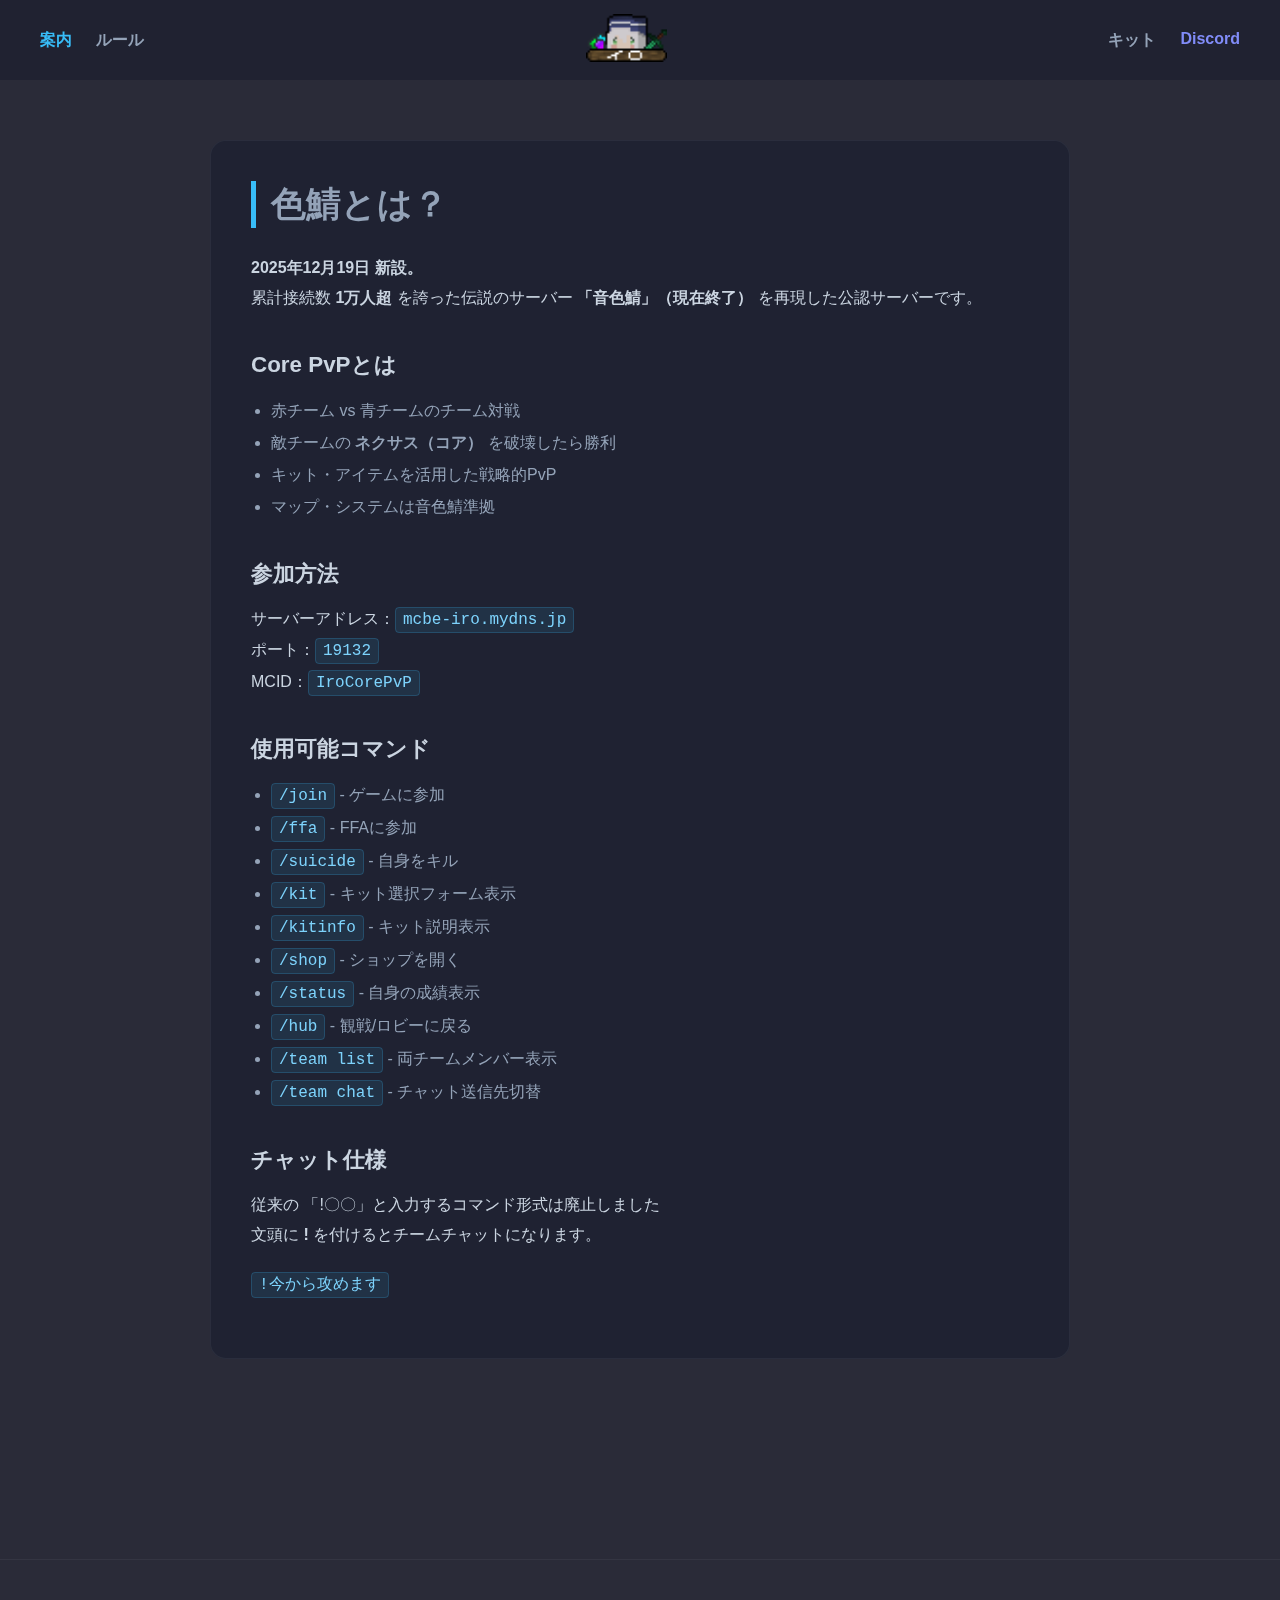
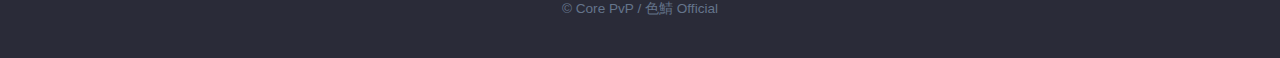
<file: guide.html>
<!DOCTYPE html>
<html lang="ja">

<head>
    <meta charset="UTF-8">
    <title>案内｜Core PvP</title>
    <meta name="viewport" content="width=device-width, initial-scale=1.0">
    <link rel="stylesheet" href="assets/css/style.css">
</head>

<body>
    <header class="header">
        <nav class="nav">
            <div class="nav-left">
                <a href="guide.html" class="tab active">案内</a>
                <a href="rules.html" class="tab">ルール</a>
            </div>
            <a href="index.html">
                <img src="assets/icon.png" class="logo" alt="Logo">
            </a>
            <div class="nav-right">
                <a href="kits.html" class="tab">キット</a>
                <a href="https://discord.gg/XbbuwDZJmt" class="tab discord" target="_blank">Discord</a>
            </div>
        </nav>
    </header>

    <main class="content fade">
        <section class="page">
            <h2>色鯖とは？</h2>
            <p>
                <strong>2025年12月19日 新設。</strong><br>
                累計接続数 <strong>1万人超</strong> を誇った伝説のサーバー
                <strong>「音色鯖」（現在終了）</strong> を再現した公認サーバーです。
            </p>

            <h3> Core PvPとは</h3>
            <ul>
                <li>赤チーム vs 青チームのチーム対戦</li>
                <li>敵チームの <strong>ネクサス（コア）</strong> を破壊したら勝利</li>
                <li>キット・アイテムを活用した戦略的PvP</li>
                <li>マップ・システムは音色鯖準拠</li>
            </ul>

            <h3>参加方法</h3>
            <p>
                サーバーアドレス：<code>mcbe-iro.mydns.jp</code><br>
                ポート：<code>19132</code><br>
                MCID：<code>IroCorePvP</code>
            </p>

            <h3>使用可能コマンド</h3>
            <ul>
                <li><code>/join</code> - ゲームに参加</li>
                <li><code>/ffa</code> - FFAに参加</li>
                <li><code>/suicide</code> - 自身をキル</li>
                <li><code>/kit</code> - キット選択フォーム表示</li>
                <li><code>/kitinfo</code> - キット説明表示</li>
                <li><code>/shop</code> - ショップを開く</li>
                <li><code>/status</code> - 自身の成績表示</li>
                <li><code>/hub</code> - 観戦/ロビーに戻る</li>
                <li><code>/team list</code> - 両チームメンバー表示</li>
                <li><code>/team chat</code> - チャット送信先切替</li>
            </ul>

            <h3>チャット仕様</h3>
            <p>
                従来の 「!〇〇」と入力するコマンド形式は廃止しました<br>
                文頭に <strong>!</strong> を付けるとチームチャットになります。
            </p>
            <p><code>!今から攻めます</code></p>
        </section>
    </main>

    <footer class="footer">© Core PvP / 色鯖 Official</footer>
</body>


</html>
</file>
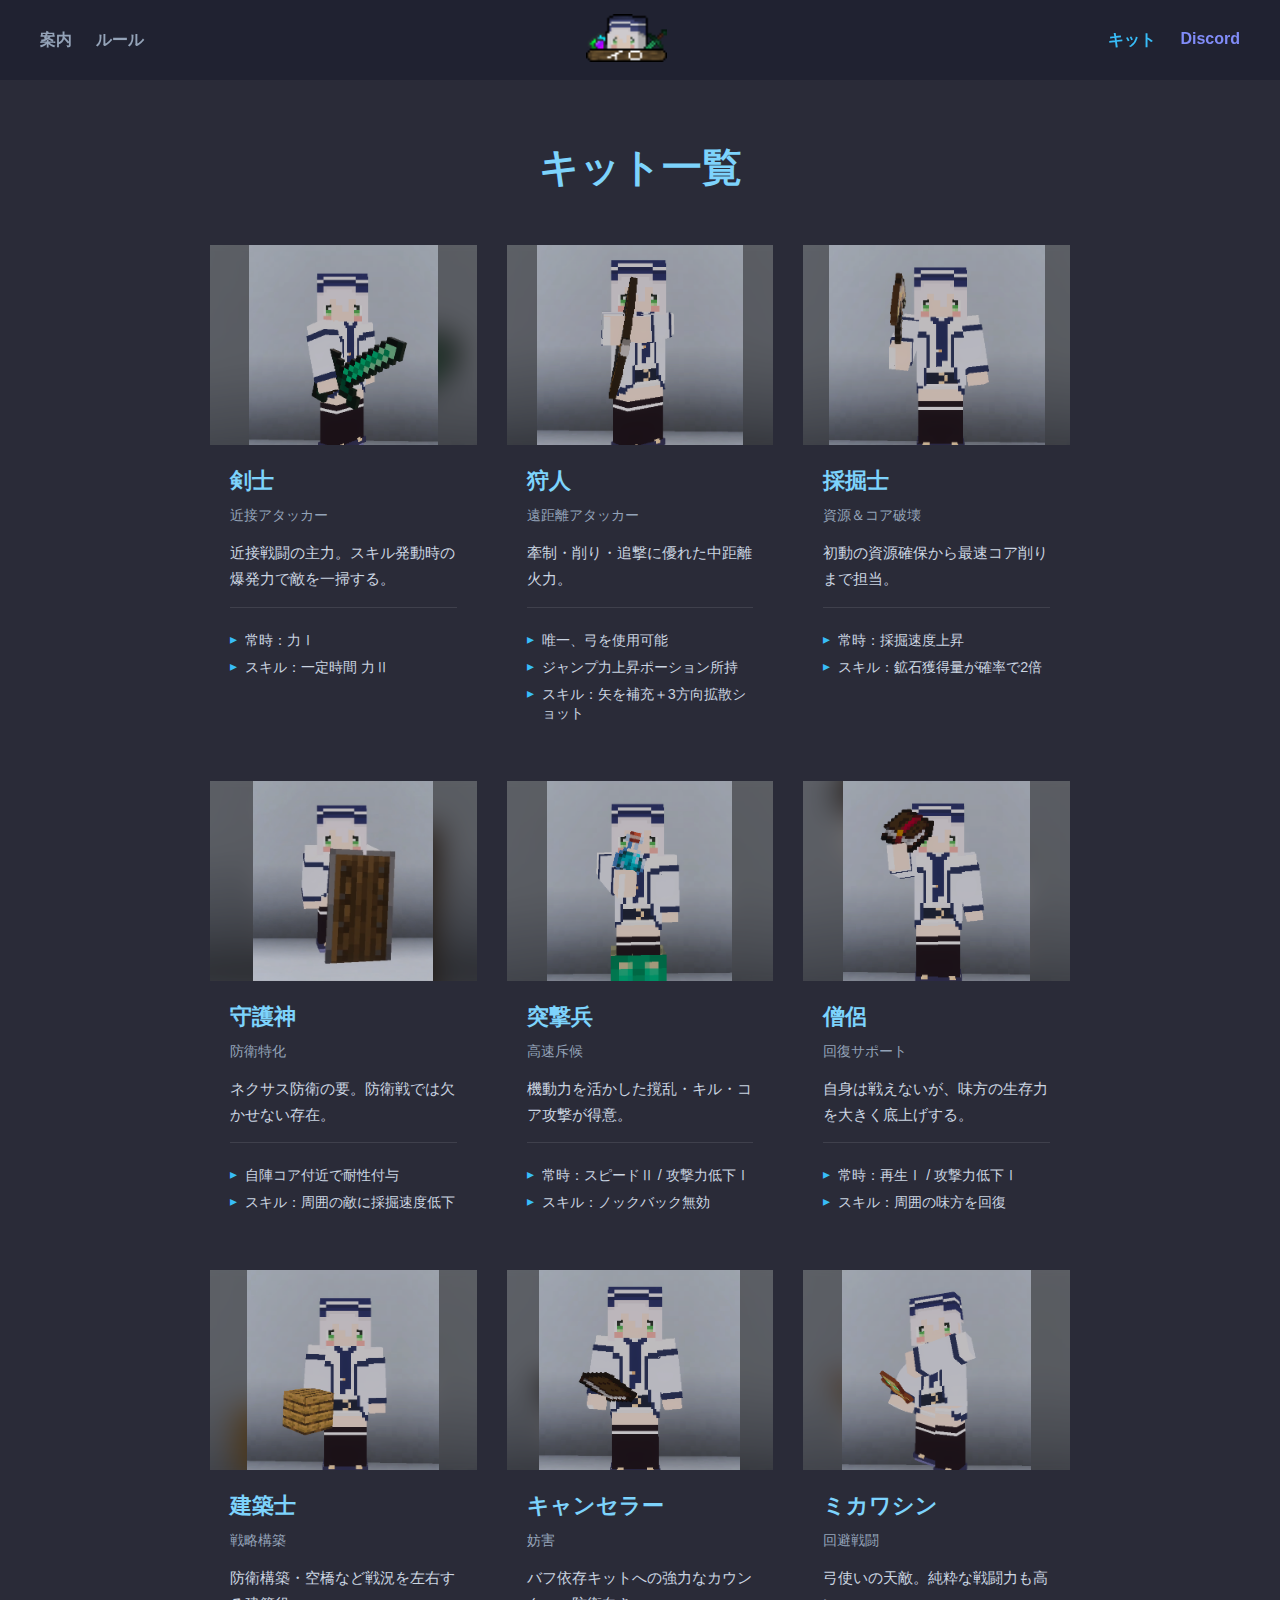
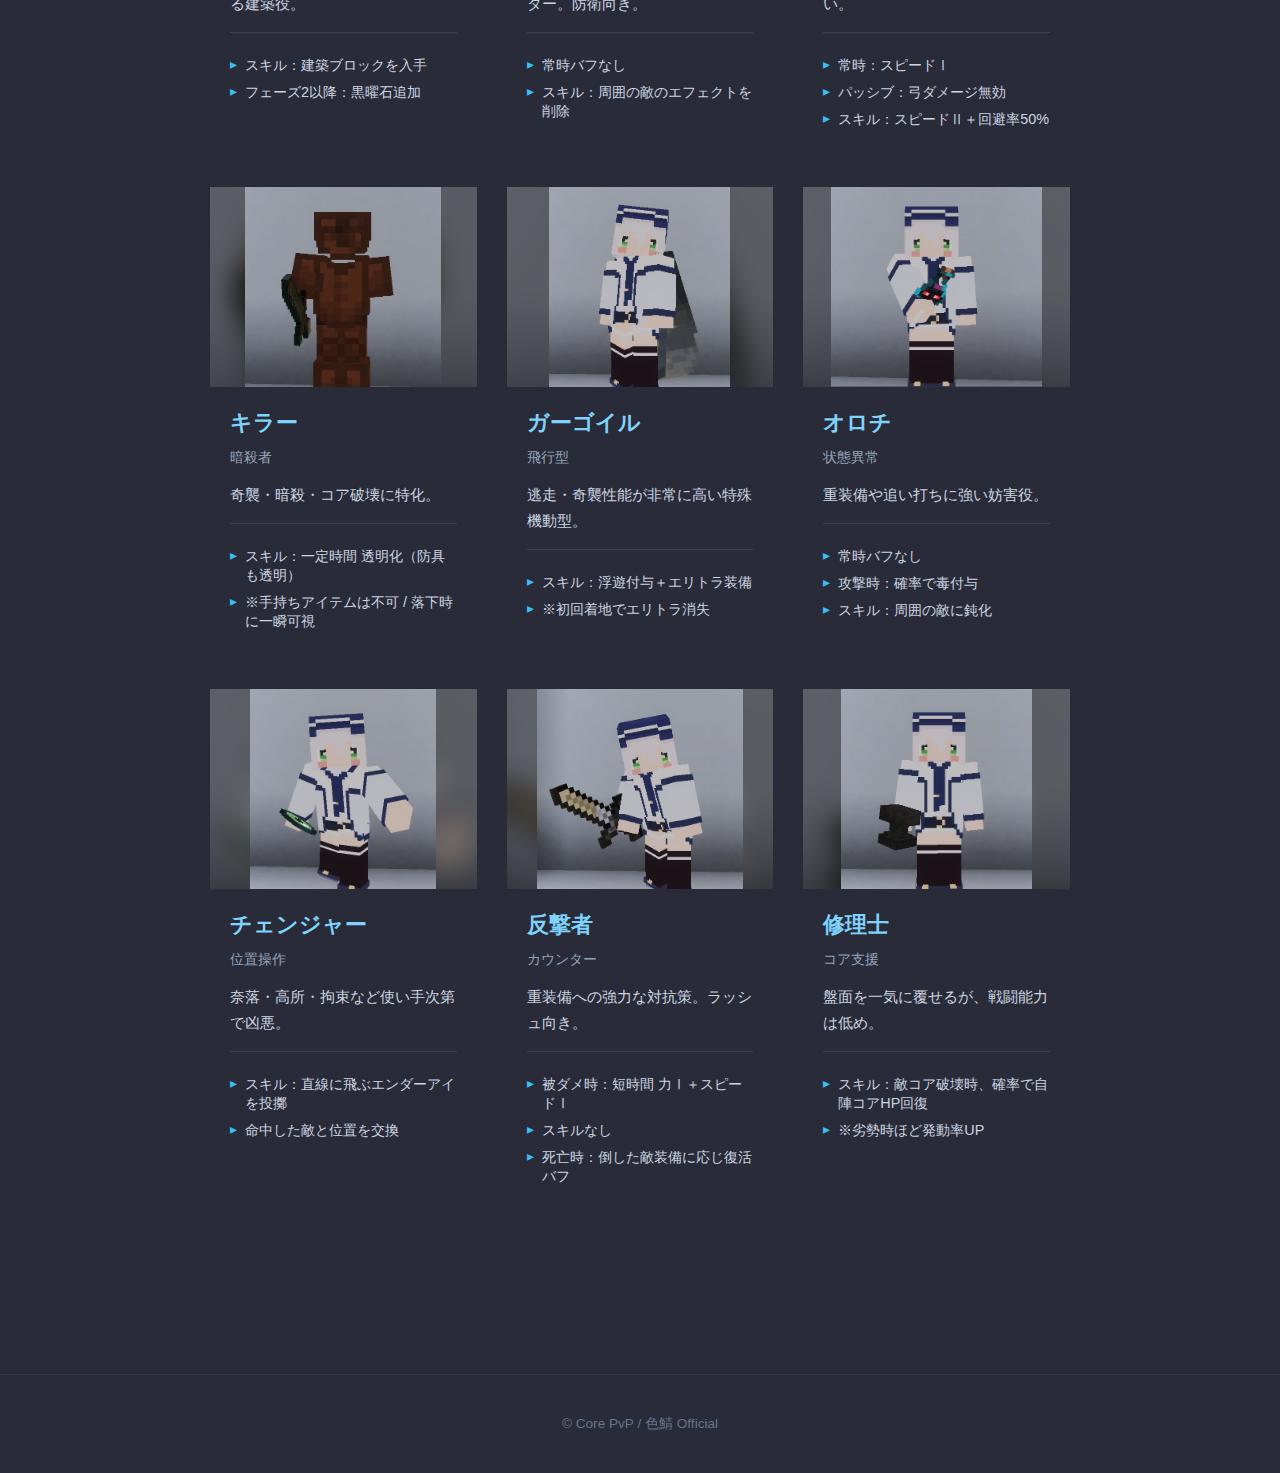
<file: kits.html>
<!DOCTYPE html>
<html lang="ja">

<head>
    <meta charset="UTF-8">
    <title>キット｜Core PvP</title>
    <meta name="viewport" content="width=device-width, initial-scale=1.0">
    <link rel="stylesheet" href="assets/css/style.css">
</head>

<body>
    <header class="header">
        <nav class="nav">
            <div class="nav-left">
                <a href="guide.html" class="tab">案内</a>
                <a href="rules.html" class="tab">ルール</a>
            </div>
            <a href="index.html">
                <img src="assets/icon.png" class="logo" alt="Logo">
            </a>
            <div class="nav-right">
                <a href="kits.html" class="tab active">キット</a>
                <a href="https://discord.gg/XbbuwDZJmt" class="tab discord" target="_blank">Discord</a>
            </div>
        </nav>
    </header>

    <main class="content fade">
        <h2 class="section-title">キット一覧</h2>
        <div class="kit-grid" id="kit-grid"></div>
    </main>

    <footer class="footer">© Core PvP / 色鯖 Official</footer>

    <script src="js/kits.js"></script>
</body>

</html>
</file>
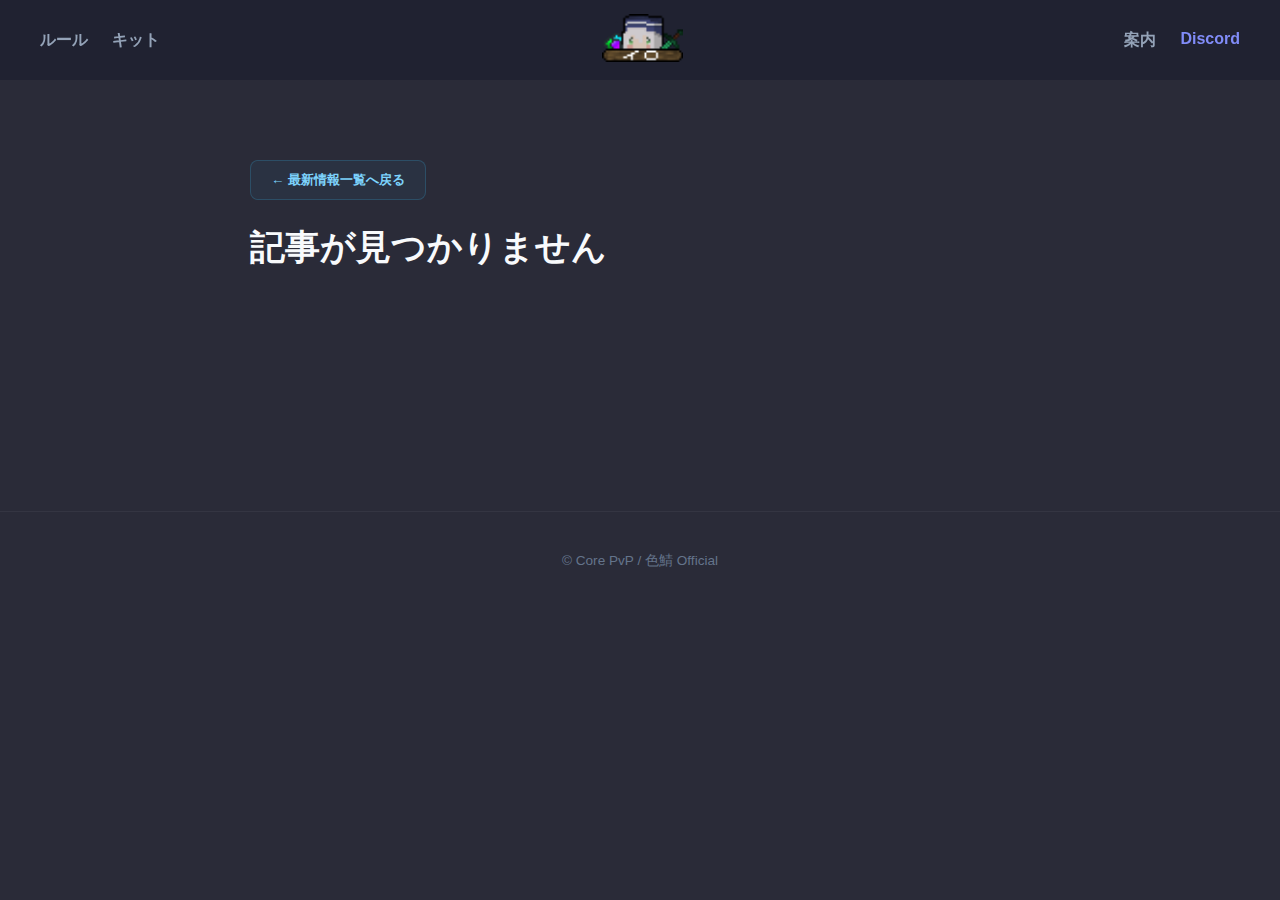
<file: news.html>
<!DOCTYPE html>
<html lang="ja">

<head>
    <meta charset="UTF-8">
    <title>最新情報 | 色鯖</title>
    <meta name="viewport" content="width=device-width, initial-scale=1.0">
    <link rel="stylesheet" href="assets/css/style.css">
</head>

<body class="detail-body">

    <!-- ===== HEADER（他ページと統一） ===== -->
    <header class="header">
        <nav class="nav">
            <div class="nav-left">
                <a href="rules.html" class="tab">ルール</a>
                <a href="kits.html" class="tab">キット</a>
            </div>

            <a href="index.html">
                <img src="assets/icon.png" class="logo" alt="IROS">
            </a>

            <div class="nav-right">
                <a href="guide.html" class="tab">案内</a>
                <a href="https://discord.gg/XbbuwDZJmt" class="tab discord" target="_blank">Discord</a>
            </div>
        </nav>
    </header>

    <!-- ===== CONTENT ===== -->
    <main class="content fade">
        <article class="news-detail">

            <button class="back-btn" onclick="history.back()">← 最新情報一覧へ戻る</button>

            <h1 id="title"></h1>
            <span id="date"></span>

            <div class="news-image-wrap">
                <img id="image" alt="">
            </div>

            <div id="content" class="news-content"></div>

        </article>
    </main>

    <!-- ===== FOOTER ===== -->
    <footer class="footer">
        © Core PvP / 色鯖 Official
    </footer>

    <!-- ===== SCRIPT ===== -->
    <script>
        const id = new URLSearchParams(location.search).get("id");

        fetch("news.json")
            .then(res => res.json())
            .then(news => {
                const item = news.find(n => n.id === id);
                if (!item) {
                    document.getElementById("title").textContent = "記事が見つかりません";
                    return;
                }

                document.getElementById("title").textContent = item.title;
                document.getElementById("date").textContent = item.date;
                document.getElementById("image").src = item.image;
                document.getElementById("image").alt = item.title;
                document.getElementById("content").textContent = item.content;

            });
    </script>

</body>

</html>
</file>
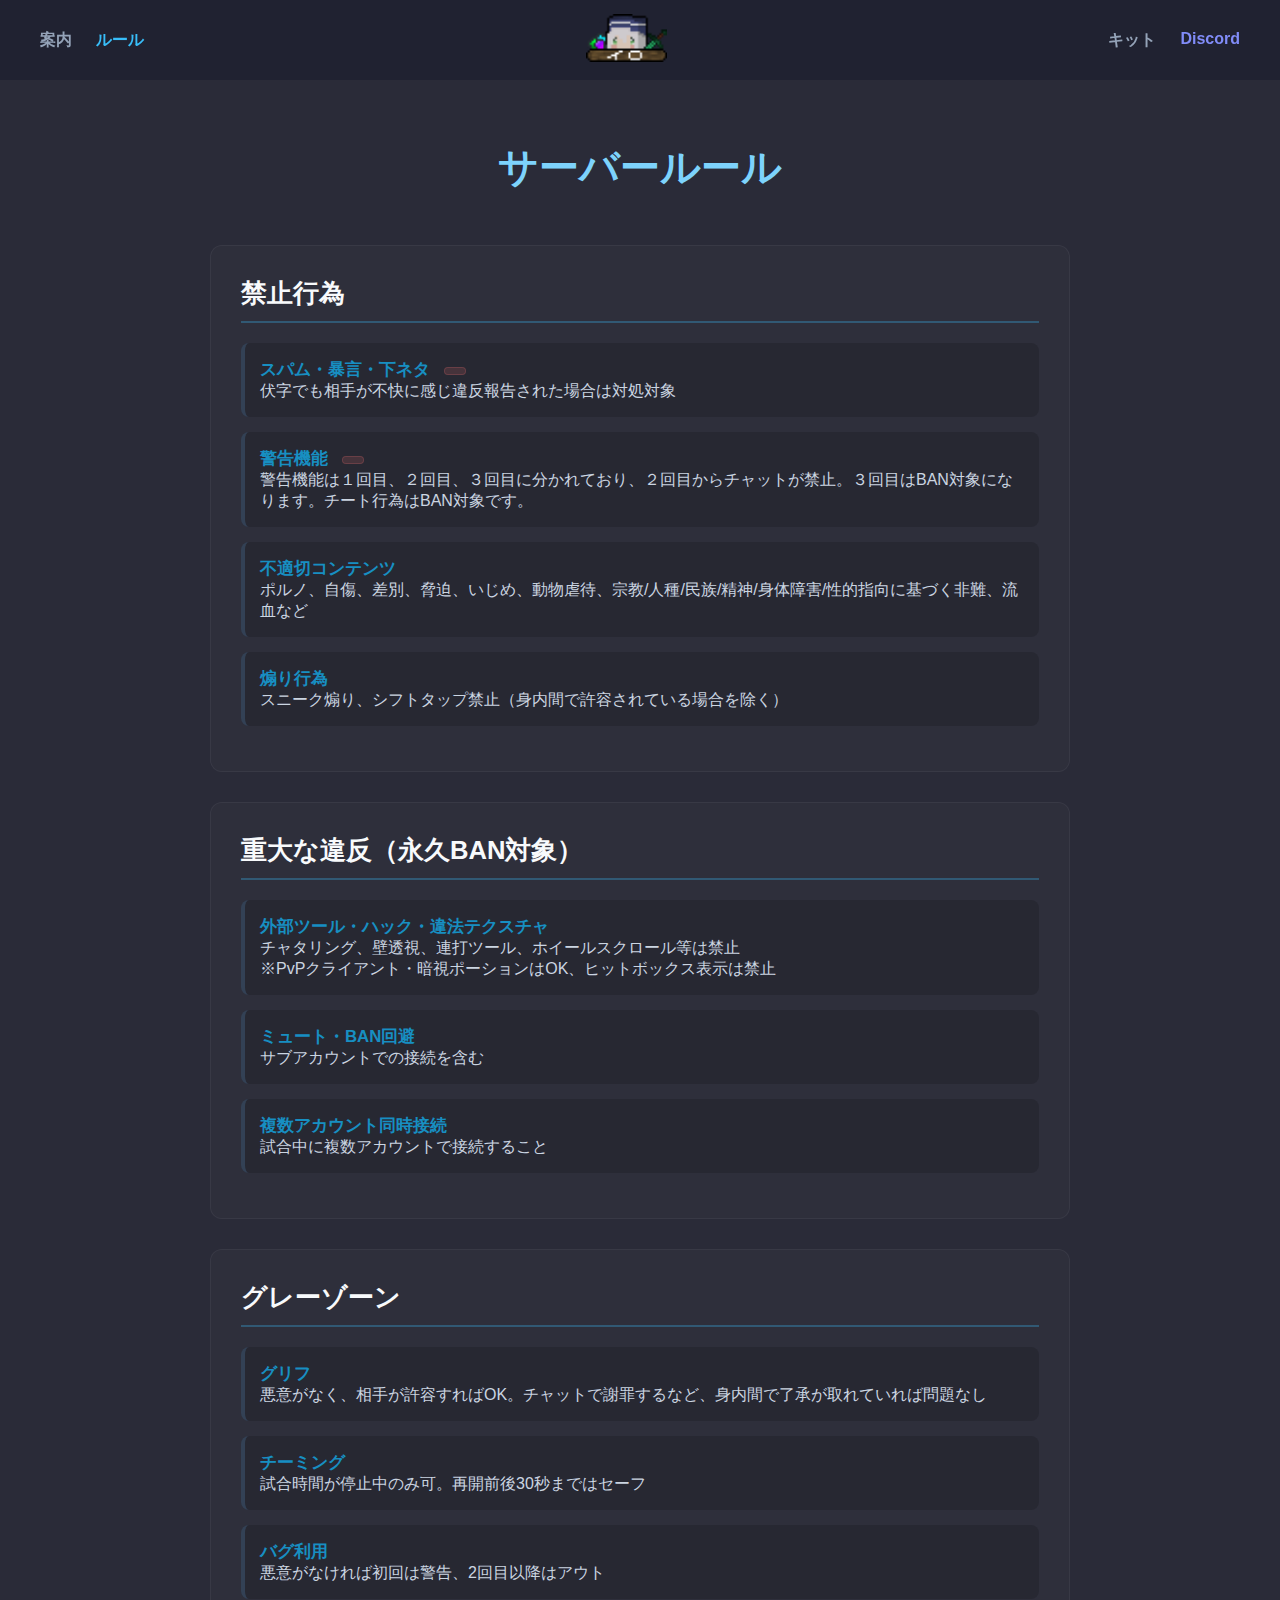
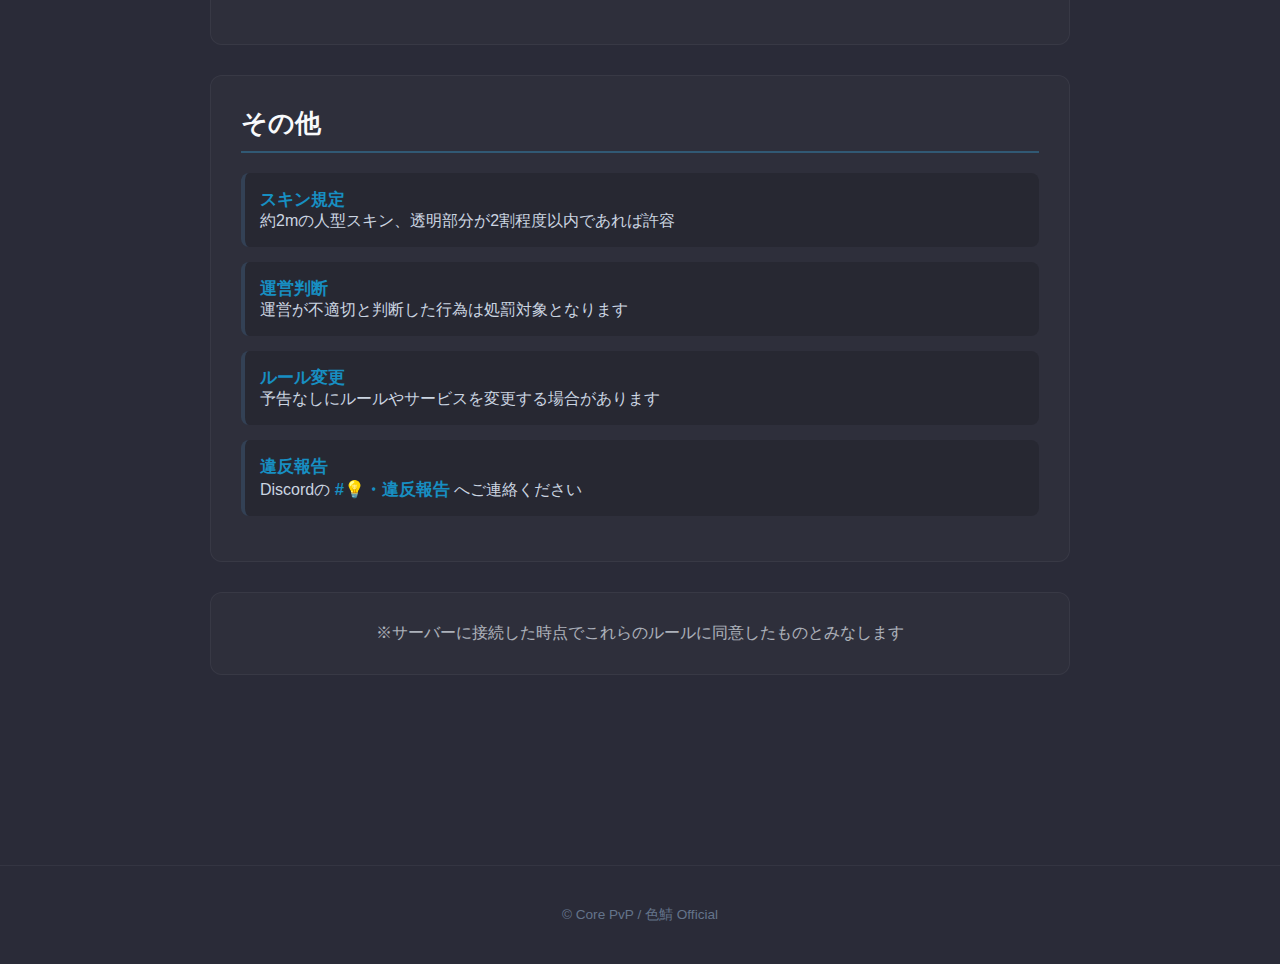
<file: rules.html>
<!DOCTYPE html>
<html lang="ja">

<head>
    <meta charset="UTF-8">
    <title>ルール｜Core PvP</title>
    <meta name="viewport" content="width=device-width, initial-scale=1.0">
    <link rel="stylesheet" href="assets/css/style.css">
</head>

<body>
    <header class="header">
        <nav class="nav">
            <div class="nav-left">
                <a href="guide.html" class="tab">案内</a>
                <a href="rules.html" class="tab active">ルール</a>
            </div>
            <a href="index.html">
                <img src="assets/icon.png" class="logo" alt="Logo">
            </a>
            <div class="nav-right">
                <a href="kits.html" class="tab">キット</a>
                <a href="https://discord.gg/XbbuwDZJmt" class="tab discord" target="_blank">Discord</a>
            </div>
        </nav>
    </header>

    <main class="content fade">
        <div class="rules-section">
            <h2 class="section-title">サーバールール</h2>

            <div class="rule-category">
                <h3> 禁止行為</h3>
                <div class="rule-item">
                    <strong>スパム・暴言・下ネタ</strong>
                    <span class="penalty"></span>
                    <p>伏字でも相手が不快に感じ違反報告された場合は対処対象</p>
                </div>
                <div class="rule-item">
                    <strong>警告機能</strong>
                    <span class="penalty"></span>
                    <p>警告機能は１回目、２回目、３回目に分かれており、２回目からチャットが禁止。３回目はBAN対象になります。チート行為はBAN対象です。</p>
                </div>
                <div class="rule-item">
                    <strong>不適切コンテンツ</strong>
                    <p>ポルノ、自傷、差別、脅迫、いじめ、動物虐待、宗教/人種/民族/精神/身体障害/性的指向に基づく非難、流血など</p>
                </div>
                <div class="rule-item">
                    <strong>煽り行為</strong>
                    <p>スニーク煽り、シフトタップ禁止（身内間で許容されている場合を除く）</p>
                </div>
            </div>

            <div class="rule-category">
                <h3>重大な違反（永久BAN対象）</h3>
                <div class="rule-item">
                    <strong>外部ツール・ハック・違法テクスチャ</strong>
                    <p>チャタリング、壁透視、連打ツール、ホイールスクロール等は禁止<br>
                        ※PvPクライアント・暗視ポーションはOK、ヒットボックス表示は禁止</p>
                </div>
                <div class="rule-item">
                    <strong>ミュート・BAN回避</strong>
                    <p>サブアカウントでの接続を含む</p>
                </div>
                <div class="rule-item">
                    <strong>複数アカウント同時接続</strong>
                    <p>試合中に複数アカウントで接続すること</p>
                </div>
            </div>

            <div class="rule-category">
                <h3>グレーゾーン</h3>
                <div class="rule-item">
                    <strong>グリフ</strong>
                    <p>悪意がなく、相手が許容すればOK。チャットで謝罪するなど、身内間で了承が取れていれば問題なし</p>
                </div>
                <div class="rule-item">
                    <strong>チーミング</strong>
                    <p>試合時間が停止中のみ可。再開前後30秒まではセーフ</p>
                </div>
                <div class="rule-item">
                    <strong>バグ利用</strong>
                    <p>悪意がなければ初回は警告、2回目以降はアウト</p>
                </div>
            </div>

            <div class="rule-category">
                <h3>その他</h3>
                <div class="rule-item">
                    <strong>スキン規定</strong>
                    <p>約2mの人型スキン、透明部分が2割程度以内であれば許容</p>
                </div>
                <div class="rule-item">
                    <strong>運営判断</strong>
                    <p>運営が不適切と判断した行為は処罰対象となります</p>
                </div>
                <div class="rule-item">
                    <strong>ルール変更</strong>
                    <p>予告なしにルールやサービスを変更する場合があります</p>
                </div>
                <div class="rule-item">
                    <strong>違反報告</strong>
                    <p>Discordの <strong>#💡・違反報告</strong> へご連絡ください</p>
                </div>
            </div>

            <div class="rule-category">
                <p style="text-align: center; opacity: 0.7;">
                    ※サーバーに接続した時点でこれらのルールに同意したものとみなします
                </p>
            </div>
        </div>
    </main>

    <footer class="footer">© Core PvP / 色鯖 Official</footer>
</body>


</html>
</file>
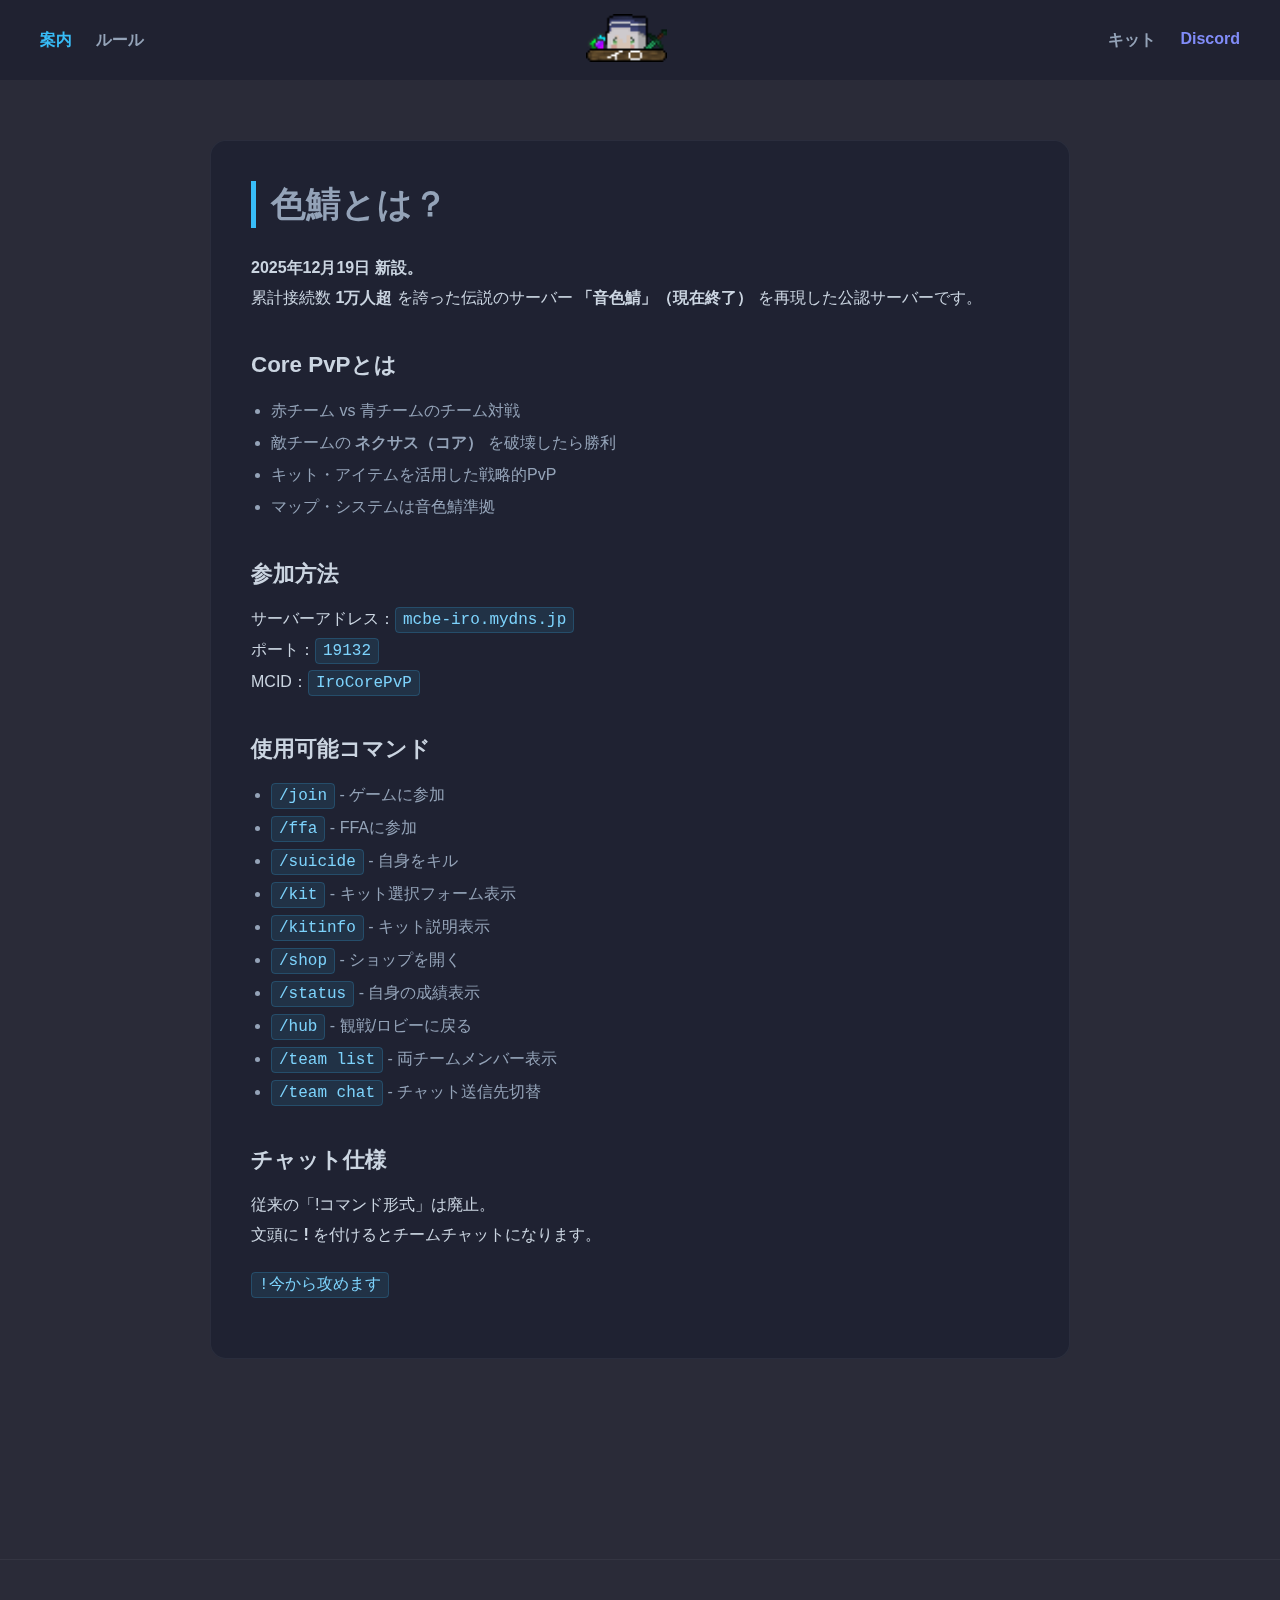
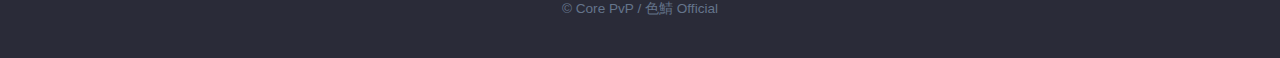
<file: iros/guide.html>
<!DOCTYPE html>
<html lang="ja">

<head>
    <meta charset="UTF-8">
    <title>案内｜Core PvP</title>
    <meta name="viewport" content="width=device-width, initial-scale=1.0">
    <link rel="stylesheet" href="assets/css/style.css">
</head>

<body>
    <header class="header">
        <nav class="nav">
            <div class="nav-left">
                <a href="guide.html" class="tab active">案内</a>
                <a href="rules.html" class="tab">ルール</a>
            </div>
            <a href="index.html">
                <img src="assets/icon.png" class="logo" alt="Logo">
            </a>
            <div class="nav-right">
                <a href="kits.html" class="tab">キット</a>
                <a href="https://discord.gg/XbbuwDZJmt" class="tab discord" target="_blank">Discord</a>
            </div>
        </nav>
    </header>

    <main class="content fade">
        <section class="page">
            <h2>色鯖とは？</h2>
            <p>
                <strong>2025年12月19日 新設。</strong><br>
                累計接続数 <strong>1万人超</strong> を誇った伝説のサーバー
                <strong>「音色鯖」（現在終了）</strong> を再現した公認サーバーです。
            </p>

            <h3> Core PvPとは</h3>
            <ul>
                <li>赤チーム vs 青チームのチーム対戦</li>
                <li>敵チームの <strong>ネクサス（コア）</strong> を破壊したら勝利</li>
                <li>キット・アイテムを活用した戦略的PvP</li>
                <li>マップ・システムは音色鯖準拠</li>
            </ul>

            <h3>参加方法</h3>
            <p>
                サーバーアドレス：<code>mcbe-iro.mydns.jp</code><br>
                ポート：<code>19132</code><br>
                MCID：<code>IroCorePvP</code>
            </p>

            <h3>使用可能コマンド</h3>
            <ul>
                <li><code>/join</code> - ゲームに参加</li>
                <li><code>/ffa</code> - FFAに参加</li>
                <li><code>/suicide</code> - 自身をキル</li>
                <li><code>/kit</code> - キット選択フォーム表示</li>
                <li><code>/kitinfo</code> - キット説明表示</li>
                <li><code>/shop</code> - ショップを開く</li>
                <li><code>/status</code> - 自身の成績表示</li>
                <li><code>/hub</code> - 観戦/ロビーに戻る</li>
                <li><code>/team list</code> - 両チームメンバー表示</li>
                <li><code>/team chat</code> - チャット送信先切替</li>
            </ul>

            <h3>チャット仕様</h3>
            <p>
                従来の「!コマンド形式」は廃止。<br>
                文頭に <strong>!</strong> を付けるとチームチャットになります。
            </p>
            <p><code>!今から攻めます</code></p>
        </section>
    </main>

    <footer class="footer">© Core PvP / 色鯖 Official</footer>
</body>

</html>
</file>
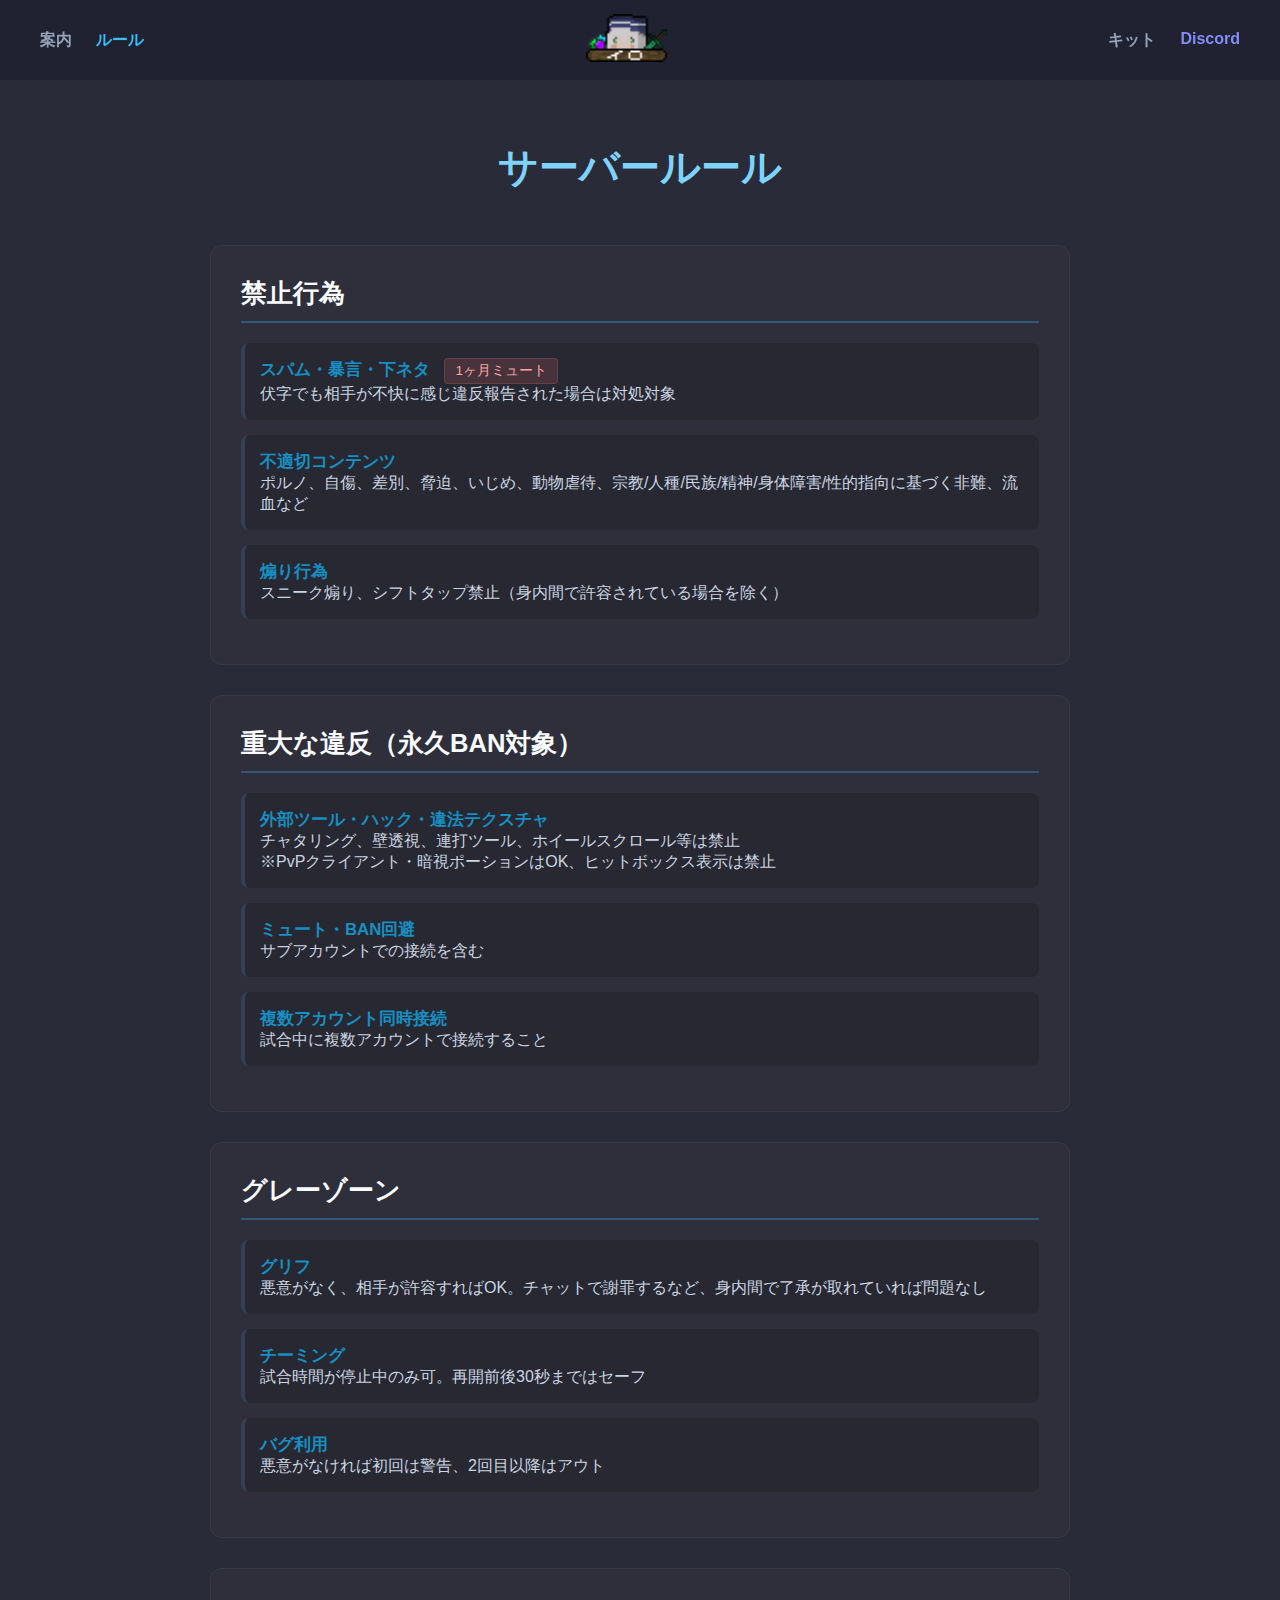
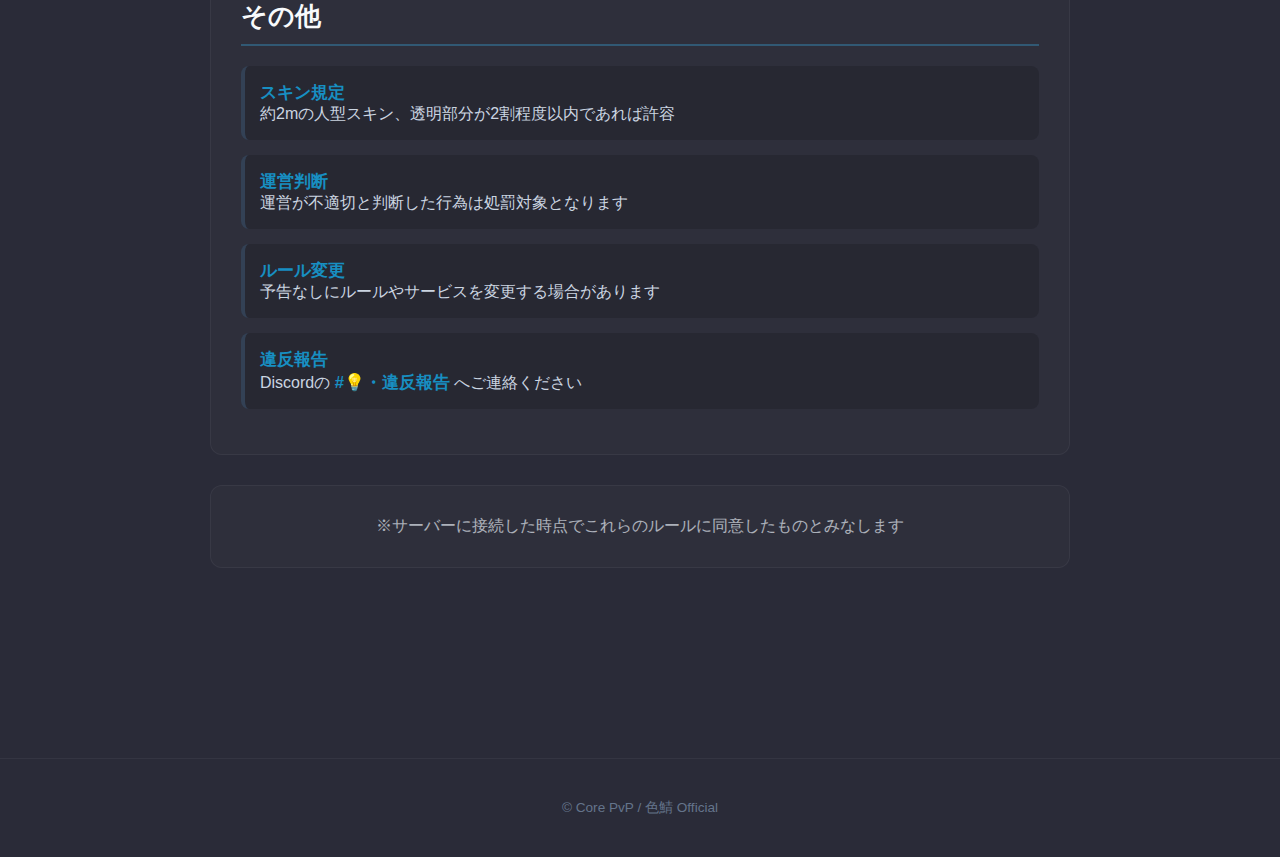
<file: iros/rules.html>
<!DOCTYPE html>
<html lang="ja">

<head>
    <meta charset="UTF-8">
    <title>ルール｜Core PvP</title>
    <meta name="viewport" content="width=device-width, initial-scale=1.0">
    <link rel="stylesheet" href="assets/css/style.css">
</head>

<body>
    <header class="header">
        <nav class="nav">
            <div class="nav-left">
                <a href="guide.html" class="tab">案内</a>
                <a href="rules.html" class="tab active">ルール</a>
            </div>
            <a href="index.html">
                <img src="assets/icon.png" class="logo" alt="Logo">
            </a>
            <div class="nav-right">
                <a href="kits.html" class="tab">キット</a>
                <a href="https://discord.gg/XbbuwDZJmt" class="tab discord" target="_blank">Discord</a>
            </div>
        </nav>
    </header>

    <main class="content fade">
        <div class="rules-section">
            <h2 class="section-title">サーバールール</h2>

            <div class="rule-category">
                <h3> 禁止行為</h3>
                <div class="rule-item">
                    <strong>スパム・暴言・下ネタ</strong>
                    <span class="penalty">1ヶ月ミュート</span>
                    <p>伏字でも相手が不快に感じ違反報告された場合は対処対象</p>
                </div>
                <div class="rule-item">
                    <strong>不適切コンテンツ</strong>
                    <p>ポルノ、自傷、差別、脅迫、いじめ、動物虐待、宗教/人種/民族/精神/身体障害/性的指向に基づく非難、流血など</p>
                </div>
                <div class="rule-item">
                    <strong>煽り行為</strong>
                    <p>スニーク煽り、シフトタップ禁止（身内間で許容されている場合を除く）</p>
                </div>
            </div>

            <div class="rule-category">
                <h3>重大な違反（永久BAN対象）</h3>
                <div class="rule-item">
                    <strong>外部ツール・ハック・違法テクスチャ</strong>
                    <p>チャタリング、壁透視、連打ツール、ホイールスクロール等は禁止<br>
                        ※PvPクライアント・暗視ポーションはOK、ヒットボックス表示は禁止</p>
                </div>
                <div class="rule-item">
                    <strong>ミュート・BAN回避</strong>
                    <p>サブアカウントでの接続を含む</p>
                </div>
                <div class="rule-item">
                    <strong>複数アカウント同時接続</strong>
                    <p>試合中に複数アカウントで接続すること</p>
                </div>
            </div>

            <div class="rule-category">
                <h3>グレーゾーン</h3>
                <div class="rule-item">
                    <strong>グリフ</strong>
                    <p>悪意がなく、相手が許容すればOK。チャットで謝罪するなど、身内間で了承が取れていれば問題なし</p>
                </div>
                <div class="rule-item">
                    <strong>チーミング</strong>
                    <p>試合時間が停止中のみ可。再開前後30秒まではセーフ</p>
                </div>
                <div class="rule-item">
                    <strong>バグ利用</strong>
                    <p>悪意がなければ初回は警告、2回目以降はアウト</p>
                </div>
            </div>

            <div class="rule-category">
                <h3>その他</h3>
                <div class="rule-item">
                    <strong>スキン規定</strong>
                    <p>約2mの人型スキン、透明部分が2割程度以内であれば許容</p>
                </div>
                <div class="rule-item">
                    <strong>運営判断</strong>
                    <p>運営が不適切と判断した行為は処罰対象となります</p>
                </div>
                <div class="rule-item">
                    <strong>ルール変更</strong>
                    <p>予告なしにルールやサービスを変更する場合があります</p>
                </div>
                <div class="rule-item">
                    <strong>違反報告</strong>
                    <p>Discordの <strong>#💡・違反報告</strong> へご連絡ください</p>
                </div>
            </div>

            <div class="rule-category">
                <p style="text-align: center; opacity: 0.7;">
                    ※サーバーに接続した時点でこれらのルールに同意したものとみなします
                </p>
            </div>
        </div>
    </main>

    <footer class="footer">© Core PvP / 色鯖 Official</footer>
</body>

</html>
</file>
<file: assets/css/style.css>
/* ===== 全体設定 (リセット・基本フォント) ===== */
* {
    margin: 0;
    padding: 0;
    box-sizing: border-box;
    font-family: 'Inter', 'Noto Sans JP', sans-serif;
}

/* 背景色と文字色のベース設定 */
body {
    background: #2a2b38;
    /* 少し深みのあるダークネイビー寄りに変更 */
    color: #e2e8f0;
    /* 真っ白ではなく、目に優しいオフホワイト */
}

/* ===== ヘッダーナビゲーション ===== */
.header {
    position: fixed;
    top: 0;
    width: 100%;
    z-index: 100;
    background: rgba(30, 32, 47, 0.8);
    /* 背景に合わせて調整 */
    backdrop-filter: blur(12px);
}

.nav {
    display: flex;
    justify-content: space-between;
    align-items: center;
    padding: 14px 40px;
}

.nav-left,
.nav-right {
    display: flex;
    gap: 24px;
}

.tab {
    color: #94a3b8;
    /* 落ち着いたグレーブルー */
    text-decoration: none;
    font-weight: 600;
    transition: 0.3s;
}

.tab:hover {
    color: #f8fafc;
}

.tab.active {
    color: #38bdf8;
    /* 明るいけど安っぽくないスカイブルー */
}

.discord {
    color: #818cf8;
    /* 洗練されたラベンダーブルー */
}

/* ロゴの基本設定 */
.logo {
    height: 48px;
    transition: all 0.4s cubic-bezier(0.175, 0.885, 0.32, 1.275);
    /* 弾むような動きの指定 */
    cursor: pointer;
    filter: drop-shadow(0 0 0px rgba(56, 189, 248, 0));
    /* 最初は影なし */
}

/* マウスを合わせた時（ホバー）のアニメーション */
.logo:hover {
    transform: scale(1.15) rotate(5deg);
    /* 少し大きくして、5度だけ右に傾ける */
    filter: drop-shadow(0 0 15px rgba(56, 189, 248, 0.6));
    /* ふんわりと青く光らせる */
}

/* クリックした瞬間（アクティブ）の反応 */
.logo:active {
    transform: scale(0.95);
    /* 押した時に少し沈む */
}

/* ===== ヒーローセクション ===== */
.hero {
    position: relative;
    height: 100vh;
    overflow: hidden;
    background: linear-gradient(135deg, #1e293b 0%, #334155 100%);
}

.hero-bg {
    position: absolute;
    width: 100%;
    height: 100%;
    object-fit: cover;
    z-index: 0;
}

.hero-overlay {
    position: absolute;
    inset: 0;
    background: linear-gradient(rgba(15, 23, 42, 0.4), rgba(15, 23, 42, 0.7));
}

.hero-text {
    position: relative;
    z-index: 2;
    height: 100%;
    display: flex;
    flex-direction: column;
    justify-content: center;
    align-items: center;
    text-align: center;
}

.hero-text h1 {
    font-size: clamp(3rem, 6vw, 5rem);
    letter-spacing: 0.15em;
    /* 発光色を少しミント寄りのブルーにして透明感を出す */
    text-shadow: 0 0 25px rgba(56, 189, 248, 0.4);
    animation: glow 3s infinite alternate;
}

.hero-text p {
    margin-top: 12px;
    font-size: 1.2rem;
    color: #cbd5e1;
}

@keyframes glow {
    from {
        text-shadow: 0 0 10px rgba(56, 189, 248, 0.3);
    }

    to {
        text-shadow: 0 0 30px rgba(56, 189, 248, 0.6);
    }
}

/* ===== コンテンツ共通レイアウト ===== */
/* ===== CONTENT（案内）共通レイアウト ===== */
.content {
    padding: 140px 20px 80px;
    max-width: 900px;
    margin: auto;
}

/* 各ページの案内文を囲むボックス */
.page {
    background: rgba(15, 23, 42, 0.4);
    /* 背景を少し暗くして文字の読みやすさを確保 */
    border-radius: 16px;
    padding: 40px;
    margin-bottom: 40px;
    border: 1px solid rgba(255, 255, 255, 0.05);
    /* 縁をほんのり際立たせる */
    backdrop-filter: blur(8px);
    /* 背後を少しぼかして落ち着かせる */
}

/* メイン見出し：彩度を落としたアイスブルー */
.page h2 {
    font-size: 2.2rem;
    margin-bottom: 25px;
    color: #94a3b8;
    /* 落ち着いたグレーブルー */
    border-left: 5px solid #38bdf8;
    /* 左側にだけ鮮やかな青のアクセント */
    padding-left: 15px;
}

/* 小見出し：さらに落ち着いたトーン */
.page h3 {
    font-size: 1.4rem;
    margin: 35px 0 15px;
    color: #cbd5e1;
    /* 明るいグレー。青みを抜いて視認性をアップ */
    font-weight: 600;
}

/* 本文：目に優しいオフホワイト */
.page p {
    line-height: 1.9;
    /* 行間を広げて「詰まってる感」を解消 */
    font-size: 1rem;
    color: #cbd5e1;
    /* 眩しくない白 */
    margin-bottom: 18px;
}

/* 箇条書き */
.page ul {
    margin-left: 20px;
    line-height: 2.0;
    color: #94a3b8;
    /* 本文より一段階落ち着いた色 */
}

/* コード装飾：ここだけ青を活かしてメリハリを出す */
.page code {
    background: rgba(56, 189, 248, 0.1);
    padding: 3px 7px;
    border-radius: 4px;
    font-family: 'Courier New', monospace;
    color: #7dd3fc;
    border: 1px solid rgba(56, 189, 248, 0.2);
}

/* ===== ニュース一覧セクション ===== */
.news-section {
    max-width: 1200px;
    margin: 0 auto;
    padding: 60px 20px;
}

.section-title {
    text-align: center;
    font-size: 2.5rem;
    margin-bottom: 50px;
    color: #7dd3fc;
}

.news-list {
    display: grid;
    grid-template-columns: repeat(auto-fit, minmax(280px, 1fr));
    gap: 28px;
    max-width: 1000px;
    margin: 0 auto;
}

.news-card {
    border-radius: 12px;
    cursor: pointer;
    transition: all 0.35s ease;
    background: rgba(255, 255, 255, 0.03);
    border: 1px solid rgba(255, 255, 255, 0.05);
    overflow: hidden;
    text-decoration: none;
    color: inherit;
    display: block;
}

.news-card:hover {
    transform: translateY(-10px);
    background: rgba(255, 255, 255, 0.06);
    border-color: rgba(125, 211, 252, 0.3);
    box-shadow: 0 20px 40px rgba(0, 0, 0, 0.3);
}

.news-image {
    height: 180px;
    overflow: hidden;
    position: relative;
}

.news-image img {
    width: 100%;
    height: 100%;
    object-fit: cover;
    transition: transform 0.4s ease;
}

.news-card:hover .news-image img {
    transform: scale(1.08);
}

.news-info {
    padding: 20px;
}

.news-card span {
    display: block;
    font-size: 0.75rem;
    letter-spacing: 0.05em;
    color: #94a3b8;
    margin-bottom: 8px;
}

.news-card h3 {
    font-size: 1.1rem;
    line-height: 1.4;
    color: #f1f5f9;
}

/* ===== キットカード ===== */
.kit-grid {
    display: grid;
    grid-template-columns: repeat(auto-fit, minmax(280px, 1fr));
    gap: 24px;
    margin-top: 30px;
}

/* ===== キット（役職/クラス）紹介カード ===== */
.kit-grid {
    display: grid;
    /* 「最大3カラム、1カラムの最小幅は0」に指定することで、きっちり3等分します */
    grid-template-columns: repeat(3, 1fr);
    gap: 30px;
    /* カード同士の間隔を少し広げると高級感が出ます */
    margin-top: 30px;
}

/* レスポンシブ設定：画面が狭いスマホなどでは1枚ずつにする */
@media (max-width: 900px) {
    .kit-grid {
        grid-template-columns: repeat(2, 1fr);
        /* タブレットでは2つ */
    }
}

@media (max-width: 600px) {
    .kit-grid {
        grid-template-columns: 1fr;
        /* スマホでは1つ */
    }
}

.kit-card:hover {
    transform: translateY(-5px);
    border-color: rgba(125, 211, 252, 0.3);
}

/* ===== KIT CARD 修正（背後ぼかしVer.） ===== */
.kit-image {
    height: 200px;
    position: relative;
    /* ぼかし背景を重ねる基準 */
    overflow: hidden;
    /* はみ出たぼかしをカット */
    background-color: #000;
    /* 読み込み前の下地 */
    display: flex;
    align-items: center;
    justify-content: center;
}

/* 擬似要素で背景を作る */
.kit-image::before {
    content: "";
    position: absolute;
    top: -15%;
    left: -15%;
    width: 130%;
    height: 130%;
    /* background-imageはHTMLのstyle属性から継承されるように設定 */
    background-image: inherit;
    background-size: cover;
    background-position: center;
    filter: blur(15px) brightness(0.6);
    /* ぼかし15px、少し暗く */
    z-index: 1;
}

/* 前面のメイン画像（擬似要素として配置することでcontainを実現） */
.kit-image::after {
    content: "";
    position: absolute;
    inset: 0;
    background-image: inherit;
    background-size: contain;
    /* 全体を表示 */
    background-repeat: no-repeat;
    background-position: center;
    z-index: 2;
    /* ぼかしより前に出す */
}

.kit-info {
    padding: 20px;
}

.kit-card h3 {
    font-size: 1.4rem;
    margin-bottom: 10px;
    color: #7dd3fc;
}

.kit-card .role {
    font-size: 0.9rem;
    color: #94a3b8;
    margin-bottom: 15px;
}

.kit-card .description {
    font-size: 0.95rem;
    line-height: 1.7;
    color: #cbd5e1;
}

.kit-card .skills {
    margin-top: 15px;
    padding-top: 15px;
    border-top: 1px solid rgba(255, 255, 255, 0.1);
}

.kit-card .skill-item {
    font-size: 0.9rem;
    margin: 8px 0;
    padding-left: 15px;
    color: #cbd5e1;
    position: relative;
}

.kit-card .skill-item::before {
    content: '▸';
    position: absolute;
    left: 0;
    color: #38bdf8;
}

/* ===== ルール ===== */
.rule-category {
    background: rgba(255, 255, 255, 0.02);
    /* 背景をより薄くして圧迫感を軽減 */
    border-radius: 12px;
    padding: 30px;
    margin-bottom: 30px;
    border: 1px solid rgba(255, 255, 255, 0.05);
}

.rule-category h3 {
    color: #f8fafc;
    /* カテゴリ見出しをあえて「白」にして落ち着かせる */
    font-size: 1.6rem;
    margin-bottom: 20px;
    padding-bottom: 10px;
    border-bottom: 2px solid rgba(56, 189, 248, 0.3);
    /* 下線だけ青を残す */
}

.rule-item {
    margin: 15px 0;
    padding: 15px;
    background: rgba(0, 0, 0, 0.15);
    /* 枠内を少し暗くして文字を浮かせる */
    border-radius: 8px;
    border-left: 4px solid #334155;
    /* 左線を「暗いグレーブルー」にして落ち着かせる */
    transition: border-color 0.3s;
}

/* ホバーした時だけ、その項目が少し青く光るようにすると高級感が出ます */
.rule-item:hover {
    border-left-color: #38bdf8;
}

.rule-item strong {
    color: #178fc2;
    /* 重要なキーワード（スパム等）だけを「青」に */
    font-size: 1.05rem;
    font-weight: 700;
}

/* 説明文は青にせず、普通の白っぽくする */
.rule-item {
    color: #cbd5e1;
}

.penalty {
    display: inline-block;
    background: rgba(248, 113, 113, 0.1);
    color: #f87171;
    /* ペナルティは青ではなく「薄い赤」で区別 */
    padding: 2px 10px;
    border-radius: 4px;
    font-size: 0.8rem;
    margin-left: 10px;
    border: 1px solid rgba(248, 113, 113, 0.2);
}

.penalty {
    display: inline-block;
    background: rgba(248, 113, 113, 0.15);
    /* きつすぎない赤 */
    color: #fca5a5;
    padding: 3px 10px;
    border-radius: 4px;
    font-size: 0.85rem;
    margin-left: 10px;
    border: 1px solid rgba(248, 113, 113, 0.2);
}

/* ===== フッター ===== */
.footer {
    text-align: center;
    padding: 40px 20px;
    color: #64748b;
    font-size: 0.85rem;
    border-top: 1px solid rgba(255, 255, 255, 0.05);
    margin-top: 80px;
}

/* ===== NEWS DETAIL（ニュース詳細） ===== */
.news-detail {
    max-width: 820px;
    margin: auto;
    padding: 20px;
}

/* 戻るボタンのスタイル */
.back-btn {
    background: rgba(56, 189, 248, 0.05);
    border: 1px solid rgba(56, 189, 248, 0.2);
    color: #7dd3fc;
    padding: 10px 20px;
    border-radius: 8px;
    cursor: pointer;
    transition: all 0.3s;
    font-weight: 600;
    margin-bottom: 24px;
}

.news-detail h1 {
    font-size: 2.2rem;
    margin-bottom: 10px;
    color: #f8fafc;
    /* タイトルは白にして読みやすく */
}

/* 画像を囲むエリアの設定：ここでサイズを絞る */
.news-image-wrap {
    margin: 30px 0;
    border-radius: 12px;
    overflow: hidden;
    box-shadow: 0 10px 30px rgba(0, 0, 0, 0.3);

    /* 横幅を100%にしつつ、高さの最大値を指定して「でかすぎ」を防止 */
    max-height: 450px;
    display: flex;
    align-items: center;
    /* 画像が中央に来るように */
    justify-content: center;
    background: #1e293b;
    /* 画像読み込み前の背景色 */
}

.news-image-wrap img {
    width: 100%;
    height: auto;
    max-height: 450px;
    /* ここでも高さを制限 */
    object-fit: cover;
    /* 枠に合わせて綺麗に切り抜く（横長でも縦長でも崩れない） */
    display: block;
}

.news-content {
    line-height: 2.0;
    font-size: 1.1rem;
    color: #cbd5e1;
    /* 本文は落ち着いた色に */
    white-space: pre-line;

}

/* ===== スマホ・タブレット用の調整 ===== */
@media (max-width: 600px) {
    /* 全体の左右パディングを減らして横幅を確保 */
    .nav {
        padding: 10px 15px;
    }

    /* メニューの間隔（gap）を狭くする */
    .nav-left, .nav-right {
        gap: 12px;
    }

    /* 文字サイズを少し小さくして1行に収める */
    .tab {
        font-size: 0.85rem;
    }

    /* ロゴが場所を取らないようサイズ調整 */
    .logo {
        height: 36px;
    }
}

/* さらに狭い画面（超小型スマホ）用 */
@media (max-width: 380px) {
    .nav-left, .nav-right {
        gap: 8px;
    }
    .tab {
        font-size: 0.75rem;
    }
}
</file>
<file: iros/assets/css/style.css>
/* ===== 全体設定 (リセット・基本フォント) ===== */
* {
    margin: 0;
    padding: 0;
    box-sizing: border-box;
    font-family: 'Inter', 'Noto Sans JP', sans-serif;
}

/* 背景色と文字色のベース設定 */
body {
    background: #2a2b38;
    /* 少し深みのあるダークネイビー寄りに変更 */
    color: #e2e8f0;
    /* 真っ白ではなく、目に優しいオフホワイト */
}

/* ===== ヘッダーナビゲーション ===== */
.header {
    position: fixed;
    top: 0;
    width: 100%;
    z-index: 100;
    background: rgba(30, 32, 47, 0.8);
    /* 背景に合わせて調整 */
    backdrop-filter: blur(12px);
}

.nav {
    display: flex;
    justify-content: space-between;
    align-items: center;
    padding: 14px 40px;
}

.nav-left,
.nav-right {
    display: flex;
    gap: 24px;
}

.tab {
    color: #94a3b8;
    /* 落ち着いたグレーブルー */
    text-decoration: none;
    font-weight: 600;
    transition: 0.3s;
}

.tab:hover {
    color: #f8fafc;
}

.tab.active {
    color: #38bdf8;
    /* 明るいけど安っぽくないスカイブルー */
}

.discord {
    color: #818cf8;
    /* 洗練されたラベンダーブルー */
}

/* ロゴの基本設定 */
.logo {
    height: 48px;
    transition: all 0.4s cubic-bezier(0.175, 0.885, 0.32, 1.275);
    /* 弾むような動きの指定 */
    cursor: pointer;
    filter: drop-shadow(0 0 0px rgba(56, 189, 248, 0));
    /* 最初は影なし */
}

/* マウスを合わせた時（ホバー）のアニメーション */
.logo:hover {
    transform: scale(1.15) rotate(5deg);
    /* 少し大きくして、5度だけ右に傾ける */
    filter: drop-shadow(0 0 15px rgba(56, 189, 248, 0.6));
    /* ふんわりと青く光らせる */
}

/* クリックした瞬間（アクティブ）の反応 */
.logo:active {
    transform: scale(0.95);
    /* 押した時に少し沈む */
}

/* ===== ヒーローセクション ===== */
.hero {
    position: relative;
    height: 100vh;
    overflow: hidden;
    background: linear-gradient(135deg, #1e293b 0%, #334155 100%);
}

.hero-bg {
    position: absolute;
    width: 100%;
    height: 100%;
    object-fit: cover;
    z-index: 0;
}

.hero-overlay {
    position: absolute;
    inset: 0;
    background: linear-gradient(rgba(15, 23, 42, 0.4), rgba(15, 23, 42, 0.7));
}

.hero-text {
    position: relative;
    z-index: 2;
    height: 100%;
    display: flex;
    flex-direction: column;
    justify-content: center;
    align-items: center;
    text-align: center;
}

.hero-text h1 {
    font-size: clamp(3rem, 6vw, 5rem);
    letter-spacing: 0.15em;
    /* 発光色を少しミント寄りのブルーにして透明感を出す */
    text-shadow: 0 0 25px rgba(56, 189, 248, 0.4);
    animation: glow 3s infinite alternate;
}

.hero-text p {
    margin-top: 12px;
    font-size: 1.2rem;
    color: #cbd5e1;
}

@keyframes glow {
    from {
        text-shadow: 0 0 10px rgba(56, 189, 248, 0.3);
    }

    to {
        text-shadow: 0 0 30px rgba(56, 189, 248, 0.6);
    }
}

/* ===== コンテンツ共通レイアウト ===== */
/* ===== CONTENT（案内）共通レイアウト ===== */
.content {
    padding: 140px 20px 80px;
    max-width: 900px;
    margin: auto;
}

/* 各ページの案内文を囲むボックス */
.page {
    background: rgba(15, 23, 42, 0.4);
    /* 背景を少し暗くして文字の読みやすさを確保 */
    border-radius: 16px;
    padding: 40px;
    margin-bottom: 40px;
    border: 1px solid rgba(255, 255, 255, 0.05);
    /* 縁をほんのり際立たせる */
    backdrop-filter: blur(8px);
    /* 背後を少しぼかして落ち着かせる */
}

/* メイン見出し：彩度を落としたアイスブルー */
.page h2 {
    font-size: 2.2rem;
    margin-bottom: 25px;
    color: #94a3b8;
    /* 落ち着いたグレーブルー */
    border-left: 5px solid #38bdf8;
    /* 左側にだけ鮮やかな青のアクセント */
    padding-left: 15px;
}

/* 小見出し：さらに落ち着いたトーン */
.page h3 {
    font-size: 1.4rem;
    margin: 35px 0 15px;
    color: #cbd5e1;
    /* 明るいグレー。青みを抜いて視認性をアップ */
    font-weight: 600;
}

/* 本文：目に優しいオフホワイト */
.page p {
    line-height: 1.9;
    /* 行間を広げて「詰まってる感」を解消 */
    font-size: 1rem;
    color: #cbd5e1;
    /* 眩しくない白 */
    margin-bottom: 18px;
}

/* 箇条書き */
.page ul {
    margin-left: 20px;
    line-height: 2.0;
    color: #94a3b8;
    /* 本文より一段階落ち着いた色 */
}

/* コード装飾：ここだけ青を活かしてメリハリを出す */
.page code {
    background: rgba(56, 189, 248, 0.1);
    padding: 3px 7px;
    border-radius: 4px;
    font-family: 'Courier New', monospace;
    color: #7dd3fc;
    border: 1px solid rgba(56, 189, 248, 0.2);
}

/* ===== ニュース一覧セクション ===== */
.news-section {
    max-width: 1200px;
    margin: 0 auto;
    padding: 60px 20px;
}

.section-title {
    text-align: center;
    font-size: 2.5rem;
    margin-bottom: 50px;
    color: #7dd3fc;
}

.news-list {
    display: grid;
    grid-template-columns: repeat(auto-fit, minmax(280px, 1fr));
    gap: 28px;
    max-width: 1000px;
    margin: 0 auto;
}

.news-card {
    border-radius: 12px;
    cursor: pointer;
    transition: all 0.35s ease;
    background: rgba(255, 255, 255, 0.03);
    border: 1px solid rgba(255, 255, 255, 0.05);
    overflow: hidden;
    text-decoration: none;
    color: inherit;
    display: block;
}

.news-card:hover {
    transform: translateY(-10px);
    background: rgba(255, 255, 255, 0.06);
    border-color: rgba(125, 211, 252, 0.3);
    box-shadow: 0 20px 40px rgba(0, 0, 0, 0.3);
}

.news-image {
    height: 180px;
    overflow: hidden;
    position: relative;
}

.news-image img {
    width: 100%;
    height: 100%;
    object-fit: cover;
    transition: transform 0.4s ease;
}

.news-card:hover .news-image img {
    transform: scale(1.08);
}

.news-info {
    padding: 20px;
}

.news-card span {
    display: block;
    font-size: 0.75rem;
    letter-spacing: 0.05em;
    color: #94a3b8;
    margin-bottom: 8px;
}

.news-card h3 {
    font-size: 1.1rem;
    line-height: 1.4;
    color: #f1f5f9;
}

/* ===== キットカード ===== */
.kit-grid {
    display: grid;
    grid-template-columns: repeat(auto-fit, minmax(280px, 1fr));
    gap: 24px;
    margin-top: 30px;
}

/* ===== キット（役職/クラス）紹介カード ===== */
.kit-grid {
    display: grid;
    /* 「最大3カラム、1カラムの最小幅は0」に指定することで、きっちり3等分します */
    grid-template-columns: repeat(3, 1fr);
    gap: 30px;
    /* カード同士の間隔を少し広げると高級感が出ます */
    margin-top: 30px;
}

/* レスポンシブ設定：画面が狭いスマホなどでは1枚ずつにする */
@media (max-width: 900px) {
    .kit-grid {
        grid-template-columns: repeat(2, 1fr);
        /* タブレットでは2つ */
    }
}

@media (max-width: 600px) {
    .kit-grid {
        grid-template-columns: 1fr;
        /* スマホでは1つ */
    }
}

.kit-card:hover {
    transform: translateY(-5px);
    border-color: rgba(125, 211, 252, 0.3);
}

/* ===== KIT CARD 修正（背後ぼかしVer.） ===== */
.kit-image {
    height: 200px;
    position: relative;
    /* ぼかし背景を重ねる基準 */
    overflow: hidden;
    /* はみ出たぼかしをカット */
    background-color: #000;
    /* 読み込み前の下地 */
    display: flex;
    align-items: center;
    justify-content: center;
}

/* 擬似要素で背景を作る */
.kit-image::before {
    content: "";
    position: absolute;
    top: -15%;
    left: -15%;
    width: 130%;
    height: 130%;
    /* background-imageはHTMLのstyle属性から継承されるように設定 */
    background-image: inherit;
    background-size: cover;
    background-position: center;
    filter: blur(15px) brightness(0.6);
    /* ぼかし15px、少し暗く */
    z-index: 1;
}

/* 前面のメイン画像（擬似要素として配置することでcontainを実現） */
.kit-image::after {
    content: "";
    position: absolute;
    inset: 0;
    background-image: inherit;
    background-size: contain;
    /* 全体を表示 */
    background-repeat: no-repeat;
    background-position: center;
    z-index: 2;
    /* ぼかしより前に出す */
}

.kit-info {
    padding: 20px;
}

.kit-card h3 {
    font-size: 1.4rem;
    margin-bottom: 10px;
    color: #7dd3fc;
}

.kit-card .role {
    font-size: 0.9rem;
    color: #94a3b8;
    margin-bottom: 15px;
}

.kit-card .description {
    font-size: 0.95rem;
    line-height: 1.7;
    color: #cbd5e1;
}

.kit-card .skills {
    margin-top: 15px;
    padding-top: 15px;
    border-top: 1px solid rgba(255, 255, 255, 0.1);
}

.kit-card .skill-item {
    font-size: 0.9rem;
    margin: 8px 0;
    padding-left: 15px;
    color: #cbd5e1;
    position: relative;
}

.kit-card .skill-item::before {
    content: '▸';
    position: absolute;
    left: 0;
    color: #38bdf8;
}

/* ===== ルール ===== */
.rule-category {
    background: rgba(255, 255, 255, 0.02);
    /* 背景をより薄くして圧迫感を軽減 */
    border-radius: 12px;
    padding: 30px;
    margin-bottom: 30px;
    border: 1px solid rgba(255, 255, 255, 0.05);
}

.rule-category h3 {
    color: #f8fafc;
    /* カテゴリ見出しをあえて「白」にして落ち着かせる */
    font-size: 1.6rem;
    margin-bottom: 20px;
    padding-bottom: 10px;
    border-bottom: 2px solid rgba(56, 189, 248, 0.3);
    /* 下線だけ青を残す */
}

.rule-item {
    margin: 15px 0;
    padding: 15px;
    background: rgba(0, 0, 0, 0.15);
    /* 枠内を少し暗くして文字を浮かせる */
    border-radius: 8px;
    border-left: 4px solid #334155;
    /* 左線を「暗いグレーブルー」にして落ち着かせる */
    transition: border-color 0.3s;
}

/* ホバーした時だけ、その項目が少し青く光るようにすると高級感が出ます */
.rule-item:hover {
    border-left-color: #38bdf8;
}

.rule-item strong {
    color: #178fc2;
    /* 重要なキーワード（スパム等）だけを「青」に */
    font-size: 1.05rem;
    font-weight: 700;
}

/* 説明文は青にせず、普通の白っぽくする */
.rule-item {
    color: #cbd5e1;
}

.penalty {
    display: inline-block;
    background: rgba(248, 113, 113, 0.1);
    color: #f87171;
    /* ペナルティは青ではなく「薄い赤」で区別 */
    padding: 2px 10px;
    border-radius: 4px;
    font-size: 0.8rem;
    margin-left: 10px;
    border: 1px solid rgba(248, 113, 113, 0.2);
}

.penalty {
    display: inline-block;
    background: rgba(248, 113, 113, 0.15);
    /* きつすぎない赤 */
    color: #fca5a5;
    padding: 3px 10px;
    border-radius: 4px;
    font-size: 0.85rem;
    margin-left: 10px;
    border: 1px solid rgba(248, 113, 113, 0.2);
}

/* ===== フッター ===== */
.footer {
    text-align: center;
    padding: 40px 20px;
    color: #64748b;
    font-size: 0.85rem;
    border-top: 1px solid rgba(255, 255, 255, 0.05);
    margin-top: 80px;
}

/* ===== NEWS DETAIL（ニュース詳細） ===== */
.news-detail {
    max-width: 820px;
    margin: auto;
    padding: 20px;
}

/* 戻るボタンのスタイル */
.back-btn {
    background: rgba(56, 189, 248, 0.05);
    border: 1px solid rgba(56, 189, 248, 0.2);
    color: #7dd3fc;
    padding: 10px 20px;
    border-radius: 8px;
    cursor: pointer;
    transition: all 0.3s;
    font-weight: 600;
    margin-bottom: 24px;
}

.news-detail h1 {
    font-size: 2.2rem;
    margin-bottom: 10px;
    color: #f8fafc;
    /* タイトルは白にして読みやすく */
}

/* 画像を囲むエリアの設定：ここでサイズを絞る */
.news-image-wrap {
    margin: 30px 0;
    border-radius: 12px;
    overflow: hidden;
    box-shadow: 0 10px 30px rgba(0, 0, 0, 0.3);

    /* 横幅を100%にしつつ、高さの最大値を指定して「でかすぎ」を防止 */
    max-height: 450px;
    display: flex;
    align-items: center;
    /* 画像が中央に来るように */
    justify-content: center;
    background: #1e293b;
    /* 画像読み込み前の背景色 */
}

.news-image-wrap img {
    width: 100%;
    height: auto;
    max-height: 450px;
    /* ここでも高さを制限 */
    object-fit: cover;
    /* 枠に合わせて綺麗に切り抜く（横長でも縦長でも崩れない） */
    display: block;
}

.news-content {
    line-height: 2.0;
    font-size: 1.1rem;
    color: #cbd5e1;
    /* 本文は落ち着いた色に */
    white-space: pre-line;
}
</file>
